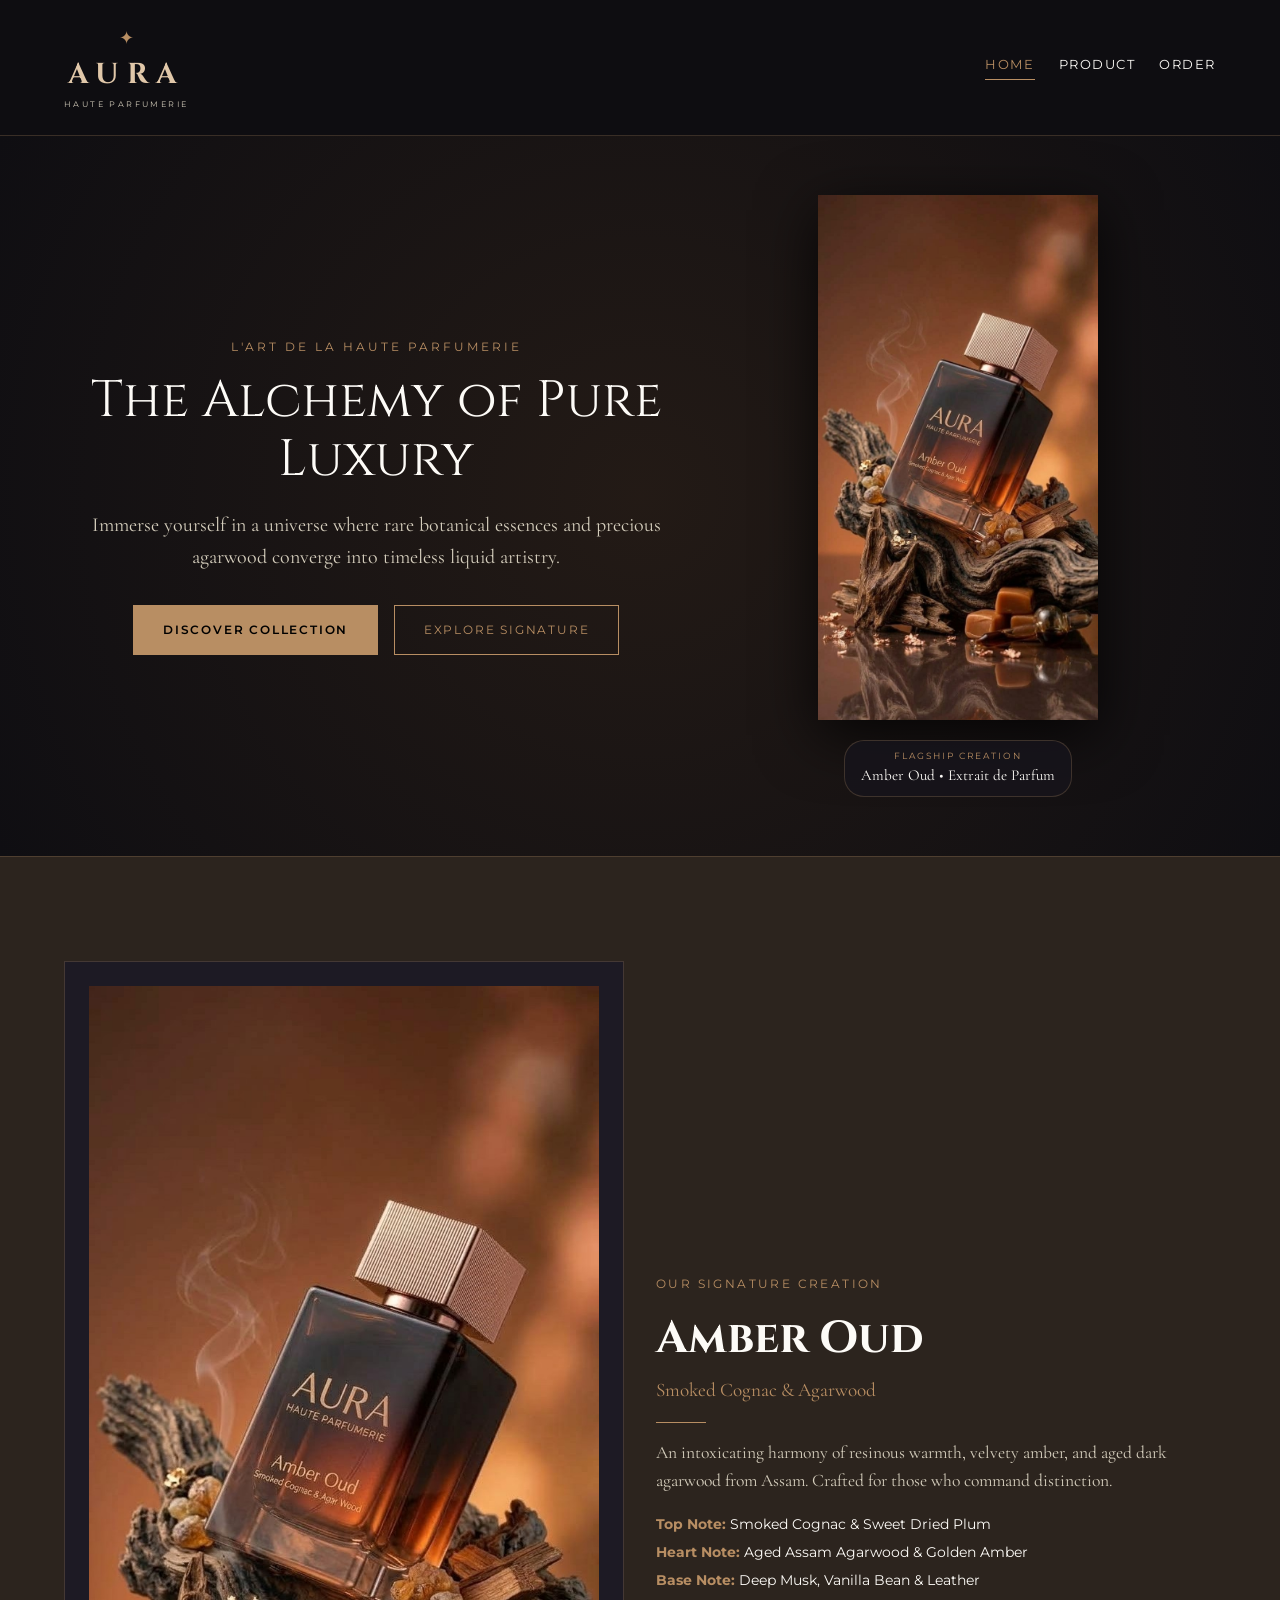
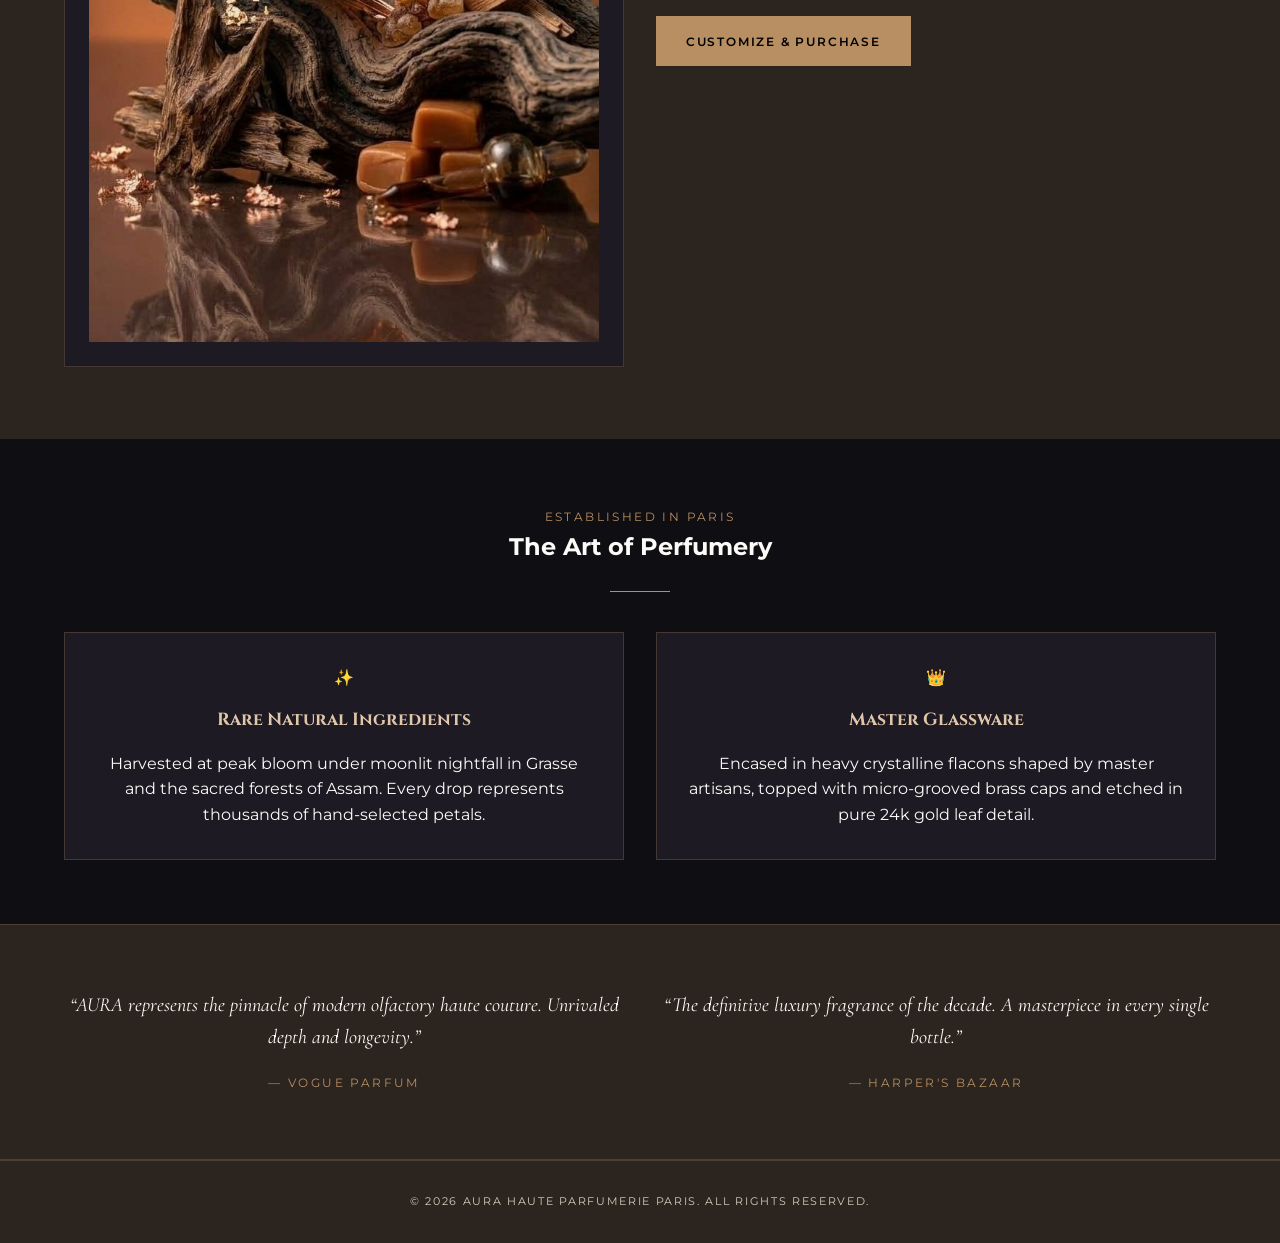
<file: index.html>
<!DOCTYPE html>
<html lang="en">
<head>
  <meta charset="UTF-8">
  <meta name="viewport" content="width=device-width, initial-scale=1.0">
  <title>AURA HAUTE PARFUMERIE | Paris</title>
  <link rel="preconnect" href="https://fonts.googleapis.com">
  <link rel="preconnect" href="https://fonts.gstatic.com" crossorigin>
  <link href="https://fonts.googleapis.com/css2?family=Cinzel:wght@400;600;700;800&family=Cormorant+Garamond:ital,wght@0,300;0,400;0,600;1,400&family=Montserrat:wght@200;300;400;500;600&display=swap" rel="stylesheet">
  <link rel="stylesheet" href="style.css">
</head>
<body id="homeBody">

  <!-- Navigation -->
  <header class="navbar">
    <div class="logo-container">
      <div class="brand-crest">✦</div>
      <a href="index.html" class="brand-title">AURA</a>
      <span class="brand-sub">HAUTE PARFUMERIE</span>
    </div>
    <nav class="nav-links">
      <a href="index.html" class="nav-link active">Home</a>
      <a href="product.html" class="nav-link">Product</a>
      <a href="order.html" class="nav-link">Order</a>
    </nav>
  </header>

  <!-- Hero Section -->
  <section class="hero-section">
    <div class="hero-bg-overlay"></div>
    <div class="container hero-container">
      
      <!-- Text Content -->
      <div class="hero-content">
        <div class="badge-tag">L'Art de La Haute Parfumerie</div>
        <h1 class="hero-title">The Alchemy of Pure Luxury</h1>
        <p class="hero-subtitle">
          Immerse yourself in a universe where rare botanical essences and precious agarwood converge into timeless liquid artistry.
        </p>
        <div class="hero-actions">
          <a href="product.html" class="btn btn-primary zoom-hover">Discover Collection</a>
          <a href="#featured" class="btn btn-secondary zoom-hover">Explore Signature</a>
        </div>
      </div>

      <!-- Featured Perfume Visual -->
      <div class="hero-perfume-visual">
        <div class="hero-bottle-glow"></div>
        <img src="amber-oud.webp" alt="AURA Amber Oud Flagship Flacon" class="hero-perfume-img zoom-hover">
        <div class="hero-scent-badge">
          <span class="badge-title">FLAGSHIP CREATION</span>
          <span class="badge-name">Amber Oud • Extrait de Parfum</span>
        </div>
      </div>

    </div>
  </section>

  <!-- Featured Signature Fragrance Section -->
  <section id="featured" class="section featured-section">
    <div class="container">
      <div class="grid grid-2 align-center">
        
        <div class="featured-image-wrapper">
          <img src="amber-oud.webp" alt="AURA Amber Oud Haute Perfume" class="featured-img zoom-hover">
        </div>

        <div class="featured-info">
          <span class="gold-subtitle">OUR SIGNATURE CREATION</span>
          <h2 class="featured-title">Amber Oud</h2>
          <p class="featured-notes">Smoked Cognac & Agarwood</p>
          <div class="gold-divider-left"></div>
          
          <p class="featured-desc">
            An intoxicating harmony of resinous warmth, velvety amber, and aged dark agarwood from Assam. Crafted for those who command distinction.
          </p>

          <ul class="scent-notes-list">
            <li><strong>Top Note:</strong> Smoked Cognac & Sweet Dried Plum</li>
            <li><strong>Heart Note:</strong> Aged Assam Agarwood & Golden Amber</li>
            <li><strong>Base Note:</strong> Deep Musk, Vanilla Bean & Leather</li>
          </ul>

          <div class="featured-action">
            <a href="product.html" class="btn btn-primary zoom-hover">Customize & Purchase</a>
          </div>
        </div>

      </div>
    </div>
  </section>

  <!-- Heritage Section -->
  <section id="heritage" class="section heritage-section">
    <div class="container">
      <div class="section-header text-center">
        <span class="gold-subtitle">ESTABLISHED IN PARIS</span>
        <h2 class="section-title">The Art of Perfumery</h2>
        <div class="gold-divider"></div>
      </div>
      
      <div class="grid grid-2">
        <div class="heritage-card zoom-hover">
          <div class="card-icon">✨</div>
          <h3>Rare Natural Ingredients</h3>
          <p>Harvested at peak bloom under moonlit nightfall in Grasse and the sacred forests of Assam. Every drop represents thousands of hand-selected petals.</p>
        </div>
        <div class="heritage-card zoom-hover">
          <div class="card-icon">👑</div>
          <h3>Master Glassware</h3>
          <p>Encased in heavy crystalline flacons shaped by master artisans, topped with micro-grooved brass caps and etched in pure 24k gold leaf detail.</p>
        </div>
      </div>
    </div>
  </section>

  <!-- Press & Accolades -->
  <section class="section press-section">
    <div class="container">
      <div class="press-grid">
        <div class="press-quote zoom-hover">
          <p>“AURA represents the pinnacle of modern olfactory haute couture. Unrivaled depth and longevity.”</p>
          <span class="press-author">— VOGUE PARFUM</span>
        </div>
        <div class="press-quote zoom-hover">
          <p>“The definitive luxury fragrance of the decade. A masterpiece in every single bottle.”</p>
          <span class="press-author">— HARPER'S BAZAAR</span>
        </div>
      </div>
    </div>
  </section>

  <!-- Footer -->
  <footer class="footer">
    <div class="container footer-content">
      <p>© 2026 AURA HAUTE PARFUMERIE PARIS. ALL RIGHTS RESERVED.</p>
    </div>
  </footer>

  <script src="script.js"></script>
</body>
</html>
</file>
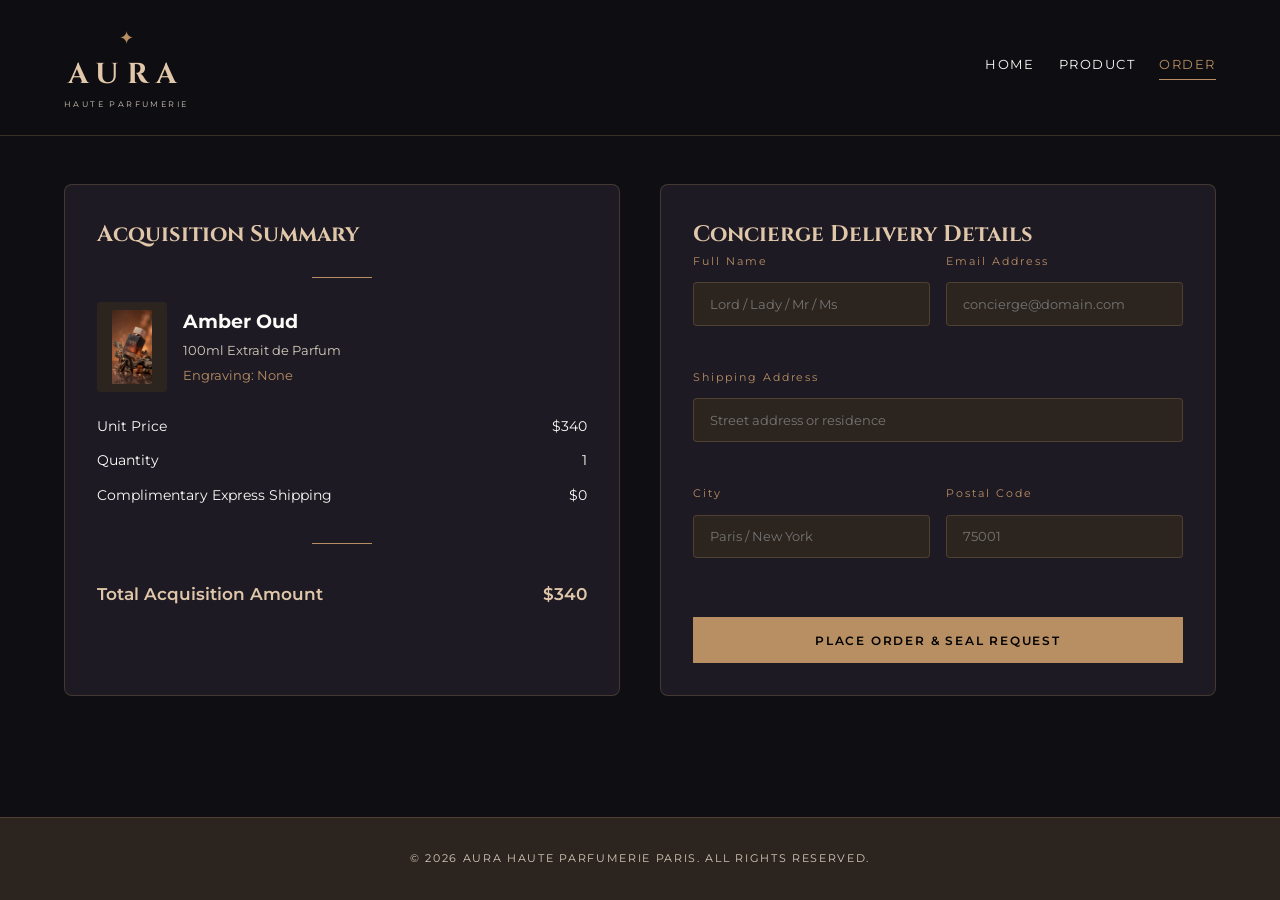
<file: order.html>
<!DOCTYPE html>
<html lang="en">
<head>
  <meta charset="UTF-8">
  <meta name="viewport" content="width=device-width, initial-scale=1.0">
  <title>Order Acquisition | AURA HAUTE PARFUMERIE</title>
  <link rel="preconnect" href="https://fonts.googleapis.com">
  <link rel="preconnect" href="https://fonts.gstatic.com" crossorigin>
  <link href="https://fonts.googleapis.com/css2?family=Cinzel:wght@400;600;700;800&family=Cormorant+Garamond:ital,wght@0,300;0,400;0,600;1,400&family=Montserrat:wght@200;300;400;500;600&display=swap" rel="stylesheet">
  <link rel="stylesheet" href="style.css">
</head>
<body>

  <!-- Navigation -->
  <header class="navbar">
    <div class="logo-container">
      <div class="brand-crest">✦</div>
      <a href="index.html" class="brand-title">AURA</a>
      <span class="brand-sub">HAUTE PARFUMERIE</span>
    </div>
    <nav class="nav-links">
      <a href="index.html" class="nav-link">Home</a>
      <a href="product.html" class="nav-link">Product</a>
      <a href="order.html" class="nav-link active">Order</a>
    </nav>
  </header>

  <!-- Checkout Container -->
  <main class="order-page container">
    <div class="order-grid">
      
      <!-- Order Summary Card -->
      <div class="order-summary-card">
        <h2 class="summary-title">Acquisition Summary</h2>
        <div class="gold-divider"></div>
        
        <div class="summary-item-details">
          <img id="summaryImg" src="amber-oud.webp" alt="Selected Perfume" class="summary-thumb zoom-hover">
          <div>
            <h3 id="summaryScentName">Amber Oud</h3>
            <span class="summary-volume">100ml Extrait de Parfum</span>
            <div id="summaryEngraving" class="summary-engraving">Engraving: None</div>
          </div>
        </div>

        <div class="summary-breakdown">
          <div class="line-item">
            <span>Unit Price</span>
            <span id="summaryUnitPrice">$340</span>
          </div>
          <div class="line-item">
            <span>Quantity</span>
            <span id="summaryQty">1</span>
          </div>
          <div class="line-item">
            <span>Complimentary Express Shipping</span>
            <span>$0</span>
          </div>
          <div class="gold-divider"></div>
          <div class="line-item total-line">
            <span>Total Acquisition Amount</span>
            <span id="summaryTotalPrice">$340</span>
          </div>
        </div>
      </div>

      <!-- Shipping & Checkout Form -->
      <div class="order-form-card">
        <h2 class="summary-title">Concierge Delivery Details</h2>
        <form id="orderForm" onsubmit="event.preventDefault(); submitOrder();">
          <div class="form-row">
            <div class="form-group">
              <label class="input-label" for="fullName">Full Name</label>
              <input type="text" id="fullName" class="custom-input" required placeholder="Lord / Lady / Mr / Ms">
            </div>
            <div class="form-group">
              <label class="input-label" for="email">Email Address</label>
              <input type="email" id="email" class="custom-input" required placeholder="concierge@domain.com">
            </div>
          </div>

          <div class="form-group">
            <label class="input-label" for="address">Shipping Address</label>
            <input type="text" id="address" class="custom-input" required placeholder="Street address or residence">
          </div>

          <div class="form-row">
            <div class="form-group">
              <label class="input-label" for="city">City</label>
              <input type="text" id="city" class="custom-input" required placeholder="Paris / New York">
            </div>
            <div class="form-group">
              <label class="input-label" for="postalCode">Postal Code</label>
              <input type="text" id="postalCode" class="custom-input" required placeholder="75001">
            </div>
          </div>

          <button type="submit" class="btn btn-primary submit-order-btn zoom-hover">
            Place Order & Seal Request
          </button>
        </form>
      </div>

    </div>
  </main>

  <!-- Wax Seal Confirmation Modal -->
  <div id="waxModal" class="modal-overlay">
    <div class="modal-content text-center">
      <div class="wax-seal-icon">✦</div>
      <h2>Order Confirmed</h2>
      <p class="modal-subtitle">Your bespoke fragrance is being prepared at our Atelier in Paris.</p>
      
      <div class="order-ref">
        <span>ORDER REFERENCE NUMBER</span>
        <strong id="modalOrderRef">#AURA-982314</strong>
      </div>

      <p class="delivery-note">A confirmation email has been dispatched to your address along with your VIP tracking pass.</p>

      <a href="index.html" class="btn btn-primary zoom-hover">Return to Homepage</a>
    </div>
  </div>

  <footer class="footer">
    <div class="container footer-content">
      <p>© 2026 AURA HAUTE PARFUMERIE PARIS. ALL RIGHTS RESERVED.</p>
    </div>
  </footer>

  <script src="script.js"></script>
</body>
</html>
</file>
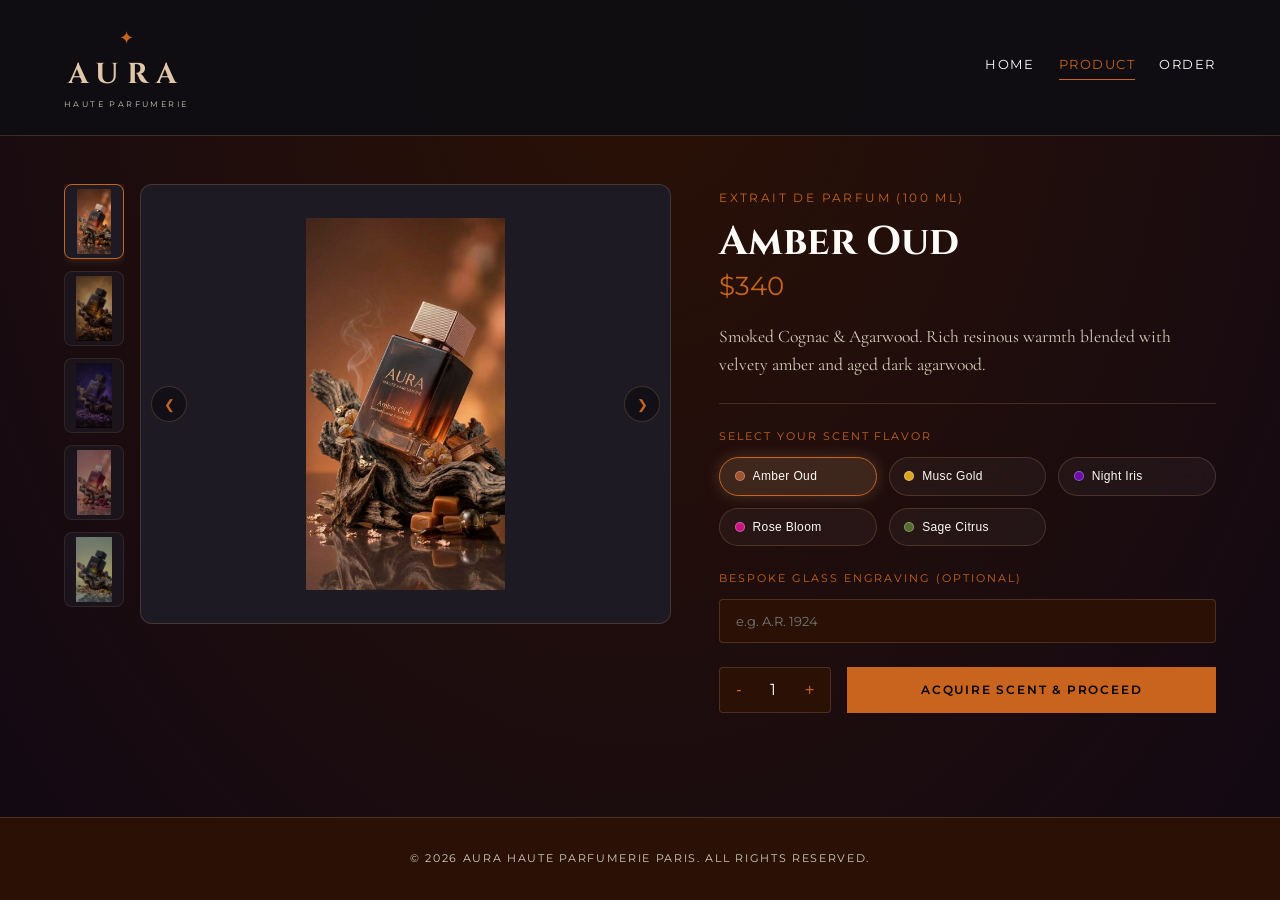
<file: product.html>
<!DOCTYPE html>
<html lang="en">
<head>
  <meta charset="UTF-8">
  <meta name="viewport" content="width=device-width, initial-scale=1.0">
  <title>The Product | AURA HAUTE PARFUMERIE</title>
  <link rel="preconnect" href="https://fonts.googleapis.com">
  <link rel="preconnect" href="https://fonts.gstatic.com" crossorigin>
  <link href="https://fonts.googleapis.com/css2?family=Cinzel:wght@400;600;700;800&family=Cormorant+Garamond:ital,wght@0,300;0,400;0,600;1,400&family=Montserrat:wght@200;300;400;500;600&display=swap" rel="stylesheet">
  <link rel="stylesheet" href="style.css">
</head>
<body id="productPageBody">

  <!-- Navigation -->
  <header class="navbar">
    <div class="logo-container">
      <div class="brand-crest">✦</div>
      <a href="index.html" class="brand-title">AURA</a>
      <span class="brand-sub">HAUTE PARFUMERIE</span>
    </div>
    <nav class="nav-links">
      <a href="index.html" class="nav-link">Home</a>
      <a href="product.html" class="nav-link active">Product</a>
      <a href="order.html" class="nav-link">Order</a>
    </nav>
  </header>

  <!-- Main Product Section -->
  <main class="product-page container">
    <div class="product-layout">
      
      <!-- Gallery Display with Cursor Zoom & Slider -->
      <div class="product-visual">
        <div class="gallery-container">
          
          <!-- Vertical/Horizontal Adaptive Thumbnails -->
          <div class="gallery-thumbnails">
            <button class="thumb-btn active" data-img="amber-oud.webp">
              <img src="amber-oud.webp" alt="Amber Oud View">
            </button>
            <button class="thumb-btn" data-img="musc-gold.webp">
              <img src="musc-gold.webp" alt="Musc Gold View">
            </button>
            <button class="thumb-btn" data-img="night-iris.webp">
              <img src="night-iris.webp" alt="Night Iris View">
            </button>
            <button class="thumb-btn" data-img="rose-bloom.webp">
              <img src="rose-bloom.webp" alt="Rose Bloom View">
            </button>
            <button class="thumb-btn" data-img="sage-citrus.webp">
              <img src="sage-citrus.webp" alt="Sage Citrus View">
            </button>
          </div>

          <!-- Main Viewport -->
          <div class="main-image-viewport" id="imageViewport">
            <button class="slide-btn prev-btn" id="prevSlideBtn">❮</button>
            
            <div class="zoom-image-wrapper" id="zoomWrapper">
              <img id="perfumeImage" src="amber-oud.webp" alt="AURA Flacon Main View">
              <div id="engravingPreview" class="engraving-overlay"></div>
            </div>

            <button class="slide-btn next-btn" id="nextSlideBtn">❯</button>
          </div>

        </div>
      </div>

      <!-- Scent Customizer Form -->
      <div class="product-details">
        <span class="gold-subtitle">EXTRAIT DE PARFUM (100 ML)</span>
        <h1 class="product-title" id="scentTitle">Amber Oud</h1>
        <div class="price-tag" id="scentPrice">$340</div>
        
        <p class="scent-description" id="scentDesc">
          Smoked Cognac & Agarwood. Rich resinous warmth blended with velvety amber and aged dark agarwood.
        </p>

        <div class="divider"></div>

        <!-- Scent Selector Options -->
        <div class="scent-selection-group">
          <label class="input-label">SELECT YOUR SCENT FLAVOR</label>
          <div class="scent-options-grid">
            
            <button class="scent-card active zoom-hover" data-scent="amber-oud" data-name="Amber Oud" data-price="340" data-img="amber-oud.webp" data-desc="Smoked Cognac & Agarwood. Rich resinous warmth blended with velvety amber and aged dark agarwood." data-color="#B88E63">
              <span class="scent-color-indicator" style="background: #A0522D;"></span>
              <span class="scent-card-title">Amber Oud</span>
            </button>

            <button class="scent-card zoom-hover" data-scent="musc-gold" data-name="Musc Gold" data-price="350" data-img="musc-gold.webp" data-desc="Imperial Vanilla & Pure Honey Musc. Sun-drenched golden amber infused with creamy Madagascar vanilla." data-color="#DAA520">
              <span class="scent-color-indicator" style="background: #DAA520;"></span>
              <span class="scent-card-title">Musc Gold</span>
            </button>

            <button class="scent-card zoom-hover" data-scent="night-iris" data-name="Night Iris" data-price="365" data-img="night-iris.webp" data-desc="Black Amber & Royal Violet Iris. Mysterious midnight blooms intertwined with smoky lavender and rare iris root." data-color="#6A0DAD">
              <span class="scent-color-indicator" style="background: #6A0DAD;"></span>
              <span class="scent-card-title">Night Iris</span>
            </button>

            <button class="scent-card zoom-hover" data-scent="rose-bloom" data-name="Rose Bloom" data-price="330" data-img="rose-bloom.webp" data-desc="Royal Rose & Damascena Dew. Soft crimson rose petals steeped in sweet nectar and warm wood accord." data-color="#C71585">
              <span class="scent-color-indicator" style="background: #C71585;"></span>
              <span class="scent-card-title">Rose Bloom</span>
            </button>

            <button class="scent-card zoom-hover" data-scent="sage-citrus" data-name="Sage Citrus" data-price="320" data-img="sage-citrus.webp" data-desc="Crisp Bergamot & Wild Sage. Vibrant citrus zest grounded by earthy sage leaves and fresh amber wood." data-color="#556B2F">
              <span class="scent-color-indicator" style="background: #556B2F;"></span>
              <span class="scent-card-title">Sage Citrus</span>
            </button>

          </div>
        </div>

        <!-- Engraving Customizer -->
        <div class="customization-group">
          <label class="input-label" for="engravingInput">BESPOKE GLASS ENGRAVING (OPTIONAL)</label>
          <input type="text" id="engravingInput" maxlength="12" placeholder="e.g. A.R. 1924" class="custom-input">
        </div>

        <!-- Quantity & Order CTA -->
        <div class="action-group">
          <div class="quantity-selector">
            <button id="qtyMinus" class="qty-btn">-</button>
            <span id="qtyVal">1</span>
            <button id="qtyPlus" class="qty-btn">+</button>
          </div>
          <button id="addToOrderBtn" class="btn btn-primary add-to-cart-btn zoom-hover">
            Acquire Scent & Proceed
          </button>
        </div>

      </div>
    </div>
  </main>

  <footer class="footer">
    <div class="container footer-content">
      <p>© 2026 AURA HAUTE PARFUMERIE PARIS. ALL RIGHTS RESERVED.</p>
    </div>
  </footer>

  <script src="script.js"></script>
</body>
</html>
</file>
<file: style.css>
/* Color Palette & Responsive Typography Variables */
:root {
  --bg-primary: #0F0E12;
  --bg-secondary: #2C241E;
  --bg-card: #1D1A24;
  
  --text-main: #FDFBF7;
  --text-muted: #D4CDBC;
  
  --gold-primary: #B88E63;
  --gold-light: #E0C7A9;
  --gold-dark: #734B24;
  
  --border-color: rgba(184, 142, 99, 0.25);
  
  --font-heading: 'Cinzel', serif;
  --font-serif: 'Cormorant Garamond', serif;
  --font-body: 'Montserrat', sans-serif;
  --transition: all 0.35s cubic-bezier(0.16, 1, 0.3, 1);
}

* {
  margin: 0;
  padding: 0;
  box-sizing: border-box;
}

body {
  background-color: var(--bg-primary);
  color: var(--text-main);
  font-family: var(--font-body);
  line-height: 1.6;
  min-height: 100vh;
  display: flex;
  flex-direction: column;
  transition: background-color 0.8s ease, background 0.8s ease;
  word-wrap: break-word;
  overflow-x: hidden;
}

/* Prevent word squishing/collapsing across all typography */
h1, h2, h3, h4, .brand-title, .nav-link, .btn, .scent-card-title {
  word-break: keep-all;
  hyphens: none;
  white-space: normal;
}

.container {
  width: 90%;
  max-width: 1200px;
  margin: 0 auto;
}

/* Hover Zoom Effect */
.zoom-hover {
  transition: var(--transition);
}

.zoom-hover:hover {
  transform: scale(1.03);
}

/* Responsive Navigation Bar */
.navbar {
  display: flex;
  justify-content: space-between;
  align-items: center;
  padding: 1.5rem 5%;
  background: rgba(15, 14, 18, 0.95);
  backdrop-filter: blur(10px);
  border-bottom: 1px solid var(--border-color);
  position: sticky;
  top: 0;
  z-index: 1000;
  flex-wrap: wrap;
  gap: 1rem;
}

.logo-container {
  display: flex;
  flex-direction: column;
  align-items: center;
}

.brand-crest {
  color: var(--gold-primary);
  font-size: 1.1rem;
  transition: transform 0.5s ease;
}

.logo-container:hover .brand-crest {
  transform: rotate(45deg);
}

.brand-title {
  font-family: var(--font-heading);
  font-size: clamp(1.4rem, 4vw, 1.8rem);
  letter-spacing: 0.25em;
  color: var(--gold-light);
  text-decoration: none;
  font-weight: 700;
}

.brand-sub {
  font-size: 0.5rem;
  letter-spacing: 0.3em;
  color: var(--text-muted);
}

.nav-links {
  display: flex;
  gap: 1.5rem;
}

.nav-link {
  color: var(--text-main);
  text-decoration: none;
  font-size: 0.8rem;
  letter-spacing: 0.12em;
  text-transform: uppercase;
  transition: var(--transition);
  position: relative;
  padding-bottom: 4px;
}

.nav-link:hover, .nav-link.active {
  color: var(--gold-primary);
}

.nav-link.active::after {
  content: '';
  position: absolute;
  bottom: 0;
  left: 0;
  width: 100%;
  height: 1px;
  background-color: var(--gold-primary);
}

/* Common UI Elements */
.gold-subtitle {
  color: var(--gold-primary);
  font-size: 0.75rem;
  letter-spacing: 0.2em;
  text-transform: uppercase;
}

.gold-divider {
  width: 60px;
  height: 1px;
  background: var(--gold-primary);
  margin: 1.5rem auto;
}

.btn {
  display: inline-block;
  padding: 0.9rem 1.8rem;
  font-family: var(--font-body);
  font-size: 0.75rem;
  letter-spacing: 0.15em;
  text-transform: uppercase;
  text-decoration: none;
  border: 1px solid var(--gold-primary);
  cursor: pointer;
  transition: var(--transition);
  text-align: center;
  white-space: nowrap;
}

.btn-primary {
  background-color: var(--gold-primary);
  color: #000;
  font-weight: 600;
}

.btn-primary:hover {
  background-color: var(--gold-light);
  box-shadow: 0 0 20px rgba(184, 142, 99, 0.4);
}

.btn-secondary {
  background: transparent;
  color: var(--gold-primary);
}

.btn-secondary:hover {
  background: rgba(184, 142, 99, 0.1);
}

/* Home Section */
.hero-section {
  position: relative;
  min-height: 80vh;
  display: flex;
  align-items: center;
  justify-content: center;
  text-align: center;
  padding: 3rem 1rem;
  background: radial-gradient(circle, rgba(115, 75, 36, 0.2) 0%, rgba(15, 14, 18, 1) 100%);
}

.hero-container {
  display: grid;
  grid-template-columns: 1.1fr 0.9fr;
  align-items: center;
  gap: 2.5rem;
}

.badge-tag {
  color: var(--gold-primary);
  font-size: 0.75rem;
  letter-spacing: 0.25em;
  text-transform: uppercase;
  margin-bottom: 1rem;
}

.hero-title {
  font-family: var(--font-heading);
  font-size: clamp(2.2rem, 5vw, 3.2rem);
  font-weight: 400;
  margin-bottom: 1.2rem;
  line-height: 1.15;
  color: var(--text-main);
}

.hero-subtitle {
  font-family: var(--font-serif);
  font-size: clamp(1rem, 2.5vw, 1.25rem);
  color: var(--text-muted);
  max-width: 650px;
  margin: 0 auto 2rem;
}

.hero-actions {
  display: flex;
  gap: 1rem;
  justify-content: center;
  flex-wrap: wrap;
}

/* Section Grid Layouts */
.section {
  padding: 4rem 0;
}

.text-center {
  text-align: center;
}

.grid-2 {
  display: grid;
  grid-template-columns: repeat(auto-fit, minmax(280px, 1fr));
  gap: 2rem;
  margin-top: 2.5rem;
}

.heritage-card {
  background-color: var(--bg-card);
  padding: 2rem;
  border: 1px solid var(--border-color);
  text-align: center;
}

.heritage-card h3 {
  font-family: var(--font-heading);
  margin: 1rem 0;
  color: var(--gold-light);
  font-size: 1.1rem;
}

/* Press */
.press-section {
  background-color: var(--bg-secondary);
  border-top: 1px solid var(--border-color);
  border-bottom: 1px solid var(--border-color);
}

.press-grid {
  display: grid;
  grid-template-columns: repeat(auto-fit, minmax(260px, 1fr));
  gap: 2rem;
  text-align: center;
}

.press-quote p {
  font-family: var(--font-serif);
  font-size: 1.25rem;
  font-style: italic;
  margin-bottom: 1rem;
}

.press-author {
  font-size: 0.75rem;
  letter-spacing: 0.2em;
  color: var(--gold-primary);
}

/* Product Page Layout */
.product-page {
  padding: 3rem 0;
  flex: 1;
}

.product-layout {
  display: grid;
  grid-template-columns: 1.1fr 0.9fr;
  gap: 3rem;
  align-items: start;
}

.gallery-container {
  display: flex;
  gap: 1rem;
  width: 100%;
}

.gallery-thumbnails {
  display: flex;
  flex-direction: column;
  gap: 0.75rem;
  max-height: 440px;
  overflow-y: auto;
}

.thumb-btn {
  width: 60px;
  height: 75px;
  background: var(--bg-card);
  border: 1px solid var(--border-color);
  padding: 0.25rem;
  cursor: pointer;
  border-radius: 8px;
  transition: var(--transition);
  opacity: 0.6;
  flex-shrink: 0;
}

.thumb-btn.active, .thumb-btn:hover {
  opacity: 1;
  border-color: var(--gold-primary);
  box-shadow: 0 0 10px rgba(184, 142, 99, 0.3);
}

.thumb-btn img {
  width: 100%;
  height: 100%;
  object-fit: contain;
}

/* Main Image Viewport & Cursor Magnifier */
.main-image-viewport {
  position: relative;
  flex: 1;
  height: 440px;
  background: var(--bg-card);
  border: 1px solid var(--border-color);
  border-radius: 12px;
  overflow: hidden;
  display: flex;
  align-items: center;
  justify-content: center;
}

.zoom-image-wrapper {
  width: 100%;
  height: 100%;
  display: flex;
  align-items: center;
  justify-content: center;
  overflow: hidden;
  cursor: zoom-in;
  position: relative;
}

.zoom-image-wrapper img {
  max-width: 85%;
  max-height: 85%;
  object-fit: contain;
  transition: transform 0.2s ease-out;
  transform-origin: center center;
}

.zoom-image-wrapper.zoomed img {
  transform: scale(2.2);
}

.engraving-overlay {
  position: absolute;
  bottom: 22%;
  font-family: var(--font-serif);
  color: var(--gold-light);
  font-size: 0.85rem;
  letter-spacing: 0.15em;
  text-shadow: 0 0 5px rgba(0,0,0,0.8);
  pointer-events: none;
}

/* Slider Controls */
.slide-btn {
  position: absolute;
  top: 50%;
  transform: translateY(-50%);
  background: rgba(15, 14, 18, 0.7);
  border: 1px solid var(--border-color);
  color: var(--gold-primary);
  width: 36px;
  height: 36px;
  border-radius: 50%;
  display: flex;
  align-items: center;
  justify-content: center;
  cursor: pointer;
  z-index: 15;
  transition: var(--transition);
}

.slide-btn:hover {
  background: var(--gold-primary);
  color: #000;
}

.prev-btn { left: 10px; }
.next-btn { right: 10px; }

/* Product Details Form */
.product-title {
  font-family: var(--font-heading);
  font-size: clamp(1.8rem, 4vw, 2.5rem);
  margin-top: 0.5rem;
  line-height: 1.2;
}

.price-tag {
  font-size: 1.6rem;
  color: var(--gold-primary);
  margin-bottom: 1rem;
}

.scent-description {
  color: var(--text-muted);
  font-family: var(--font-serif);
  font-size: 1.1rem;
}

.divider {
  height: 1px;
  background: var(--border-color);
  margin: 1.5rem 0;
}

.input-label {
  display: block;
  font-size: 0.68rem;
  letter-spacing: 0.18em;
  color: var(--gold-primary);
  margin-bottom: 0.75rem;
}

/* Scent Selectors */
.scent-options-grid {
  display: grid;
  grid-template-columns: repeat( auto-fit, minmax(130px, 1fr) );
  gap: 0.75rem;
  margin-bottom: 1.5rem;
}

.scent-card {
  background: rgba(255, 255, 255, 0.04);
  border: 1px solid var(--border-color);
  backdrop-filter: blur(12px);
  padding: 0.7rem 0.9rem;
  color: var(--text-main);
  cursor: pointer;
  display: flex;
  align-items: center;
  gap: 0.5rem;
  border-radius: 30px;
  transition: var(--transition);
  min-width: 0;
}

.scent-card:hover {
  border-color: var(--gold-primary);
  background: rgba(255, 255, 255, 0.08);
}

.scent-card.active {
  border-color: var(--gold-primary);
  background: rgba(184, 142, 99, 0.2);
  box-shadow: 0 0 15px rgba(184, 142, 99, 0.3);
}

.scent-color-indicator {
  width: 10px;
  height: 10px;
  border-radius: 50%;
  display: inline-block;
  border: 1px solid rgba(255, 255, 255, 0.3);
  flex-shrink: 0;
}

.scent-card-title {
  font-size: 0.75rem;
  letter-spacing: 0.03em;
  font-weight: 500;
  overflow: hidden;
  text-overflow: ellipsis;
}

.custom-input {
  width: 100%;
  padding: 0.8rem 1rem;
  background: var(--bg-secondary);
  border: 1px solid var(--border-color);
  color: var(--text-main);
  font-family: var(--font-body);
  margin-bottom: 1.5rem;
  border-radius: 4px;
}

.custom-input:focus {
  outline: none;
  border-color: var(--gold-primary);
}

.action-group {
  display: flex;
  gap: 1rem;
  flex-wrap: wrap;
}

.quantity-selector {
  display: flex;
  align-items: center;
  border: 1px solid var(--border-color);
  background: var(--bg-secondary);
  border-radius: 4px;
}

.qty-btn {
  background: none;
  border: none;
  color: var(--gold-primary);
  padding: 0.8rem 1rem;
  cursor: pointer;
  font-size: 1rem;
}

#qtyVal {
  padding: 0 0.8rem;
}

.add-to-cart-btn {
  flex: 1;
  min-width: 200px;
}

/* Order Page */
.order-page {
  padding: 3rem 0;
  flex: 1;
}

.order-grid {
  display: grid;
  grid-template-columns: 1fr 1fr;
  gap: 2.5rem;
}

.order-summary-card, .order-form-card {
  background: var(--bg-card);
  border: 1px solid var(--border-color);
  padding: 2rem;
  border-radius: 8px;
}

.summary-title {
  font-family: var(--font-heading);
  font-size: 1.4rem;
  color: var(--gold-light);
}

.summary-item-details {
  display: flex;
  gap: 1rem;
  margin-bottom: 1.5rem;
  align-items: center;
}

.summary-thumb {
  width: 70px;
  height: 90px;
  object-fit: contain;
  background: var(--bg-secondary);
  padding: 0.5rem;
  border-radius: 4px;
}

.summary-volume {
  font-size: 0.8rem;
  color: var(--text-muted);
}

.summary-engraving {
  font-size: 0.8rem;
  color: var(--gold-primary);
  margin-top: 0.25rem;
}

.summary-breakdown {
  display: flex;
  flex-direction: column;
  gap: 0.8rem;
}

.line-item {
  display: flex;
  justify-content: space-between;
  font-size: 0.85rem;
}

.total-line {
  font-size: 1.05rem;
  font-weight: 600;
  color: var(--gold-light);
}

.form-group {
  margin-bottom: 1.2rem;
}

.form-row {
  display: grid;
  grid-template-columns: 1fr 1fr;
  gap: 1rem;
}

.submit-order-btn {
  width: 100%;
  margin-top: 1rem;
}

/* Modal Window */
.modal-overlay {
  display: none;
  position: fixed;
  top: 0;
  left: 0;
  width: 100%;
  height: 100%;
  background: rgba(0,0,0,0.88);
  backdrop-filter: blur(8px);
  z-index: 2000;
  justify-content: center;
  align-items: center;
  padding: 1rem;
}

.modal-content {
  background: var(--bg-card);
  border: 1px solid var(--gold-primary);
  padding: 2.5rem 1.5rem;
  max-width: 480px;
  width: 100%;
  border-radius: 8px;
}

.wax-seal-icon {
  font-size: 2.5rem;
  color: var(--gold-primary);
  margin-bottom: 0.8rem;
}

.modal-subtitle {
  font-family: var(--font-serif);
  color: var(--text-muted);
  margin: 1rem 0;
  font-size: 1rem;
}

.order-ref {
  background: var(--bg-secondary);
  padding: 1rem;
  border: 1px dashed var(--border-color);
  margin: 1.5rem 0;
  display: flex;
  flex-direction: column;
}

.order-ref span {
  font-size: 0.65rem;
  letter-spacing: 0.2em;
  color: var(--gold-primary);
}

.order-ref strong {
  font-size: 1.1rem;
  letter-spacing: 0.1em;
}

.delivery-note {
  font-size: 0.8rem;
  color: var(--text-muted);
  margin-bottom: 1.5rem;
}

/* Footer */
.footer {
  background: var(--bg-secondary);
  border-top: 1px solid var(--border-color);
  padding: 2rem 0;
  text-align: center;
  font-size: 0.7rem;
  letter-spacing: 0.15em;
  color: var(--text-muted);
  margin-top: auto;
}

/* Hero Section Visuals */
.hero-perfume-visual {
  position: relative;
  display: flex;
  flex-direction: column;
  align-items: center;
  justify-content: center;
}

.hero-bottle-glow {
  position: absolute;
  width: 220px;
  height: 220px;
  background: radial-gradient(circle, rgba(184, 142, 99, 0.3) 0%, rgba(0, 0, 0, 0) 70%);
  border-radius: 50%;
  filter: blur(20px);
  z-index: 1;
}

.hero-perfume-img {
  max-width: 280px;
  width: 100%;
  height: auto;
  z-index: 2;
  filter: drop-shadow(0 15px 30px rgba(0,0,0,0.8));
}

.hero-scent-badge {
  margin-top: 1.2rem;
  background: rgba(23, 21, 28, 0.85);
  border: 1px solid var(--border-color);
  padding: 0.5rem 1rem;
  border-radius: 20px;
  display: flex;
  flex-direction: column;
  align-items: center;
  z-index: 2;
}

.badge-title {
  font-size: 0.58rem;
  letter-spacing: 0.2em;
  color: var(--gold-primary);
}

.badge-name {
  font-family: var(--font-serif);
  font-size: 0.95rem;
  color: var(--text-main);
}

.featured-section {
  background: var(--bg-secondary);
  border-top: 1px solid var(--border-color);
}

.featured-img {
  max-width: 100%;
  height: auto;
  border: 1px solid var(--border-color);
  background: var(--bg-card);
  padding: 1.5rem;
}

.featured-title {
  font-family: var(--font-heading);
  font-size: clamp(2rem, 4vw, 2.8rem);
  margin-top: 0.5rem;
}

.featured-notes {
  font-family: var(--font-serif);
  font-size: 1.2rem;
  color: var(--gold-primary);
}

.gold-divider-left {
  width: 50px;
  height: 1px;
  background: var(--gold-primary);
  margin: 1rem 0;
}

.featured-desc {
  color: var(--text-muted);
  font-family: var(--font-serif);
  font-size: 1.1rem;
  margin-bottom: 1.2rem;
}

.scent-notes-list {
  list-style: none;
  margin-bottom: 1.5rem;
}

.scent-notes-list li {
  font-size: 0.85rem;
  margin-bottom: 0.4rem;
  color: var(--text-main);
}

.scent-notes-list strong {
  color: var(--gold-primary);
}

.align-center {
  align-items: center;
}

/* =========================================================
   Mobile Optimization Rules (Max Width: 868px)
   ========================================================= */
@media (max-width: 868px) {
  .navbar {
    justify-content: center;
    text-align: center;
  }
  
  .hero-container, .product-layout, .order-grid {
    grid-template-columns: 1fr;
    text-align: center;
  }

  .gallery-container {
    flex-direction: column-reverse;
  }

  .gallery-thumbnails {
    flex-direction: row;
    max-height: none;
    overflow-x: auto;
    justify-content: center;
    padding-bottom: 0.5rem;
  }

  .thumb-btn {
    width: 55px;
    height: 70px;
  }

  .main-image-viewport {
    height: 380px;
  }

  .form-row {
    grid-template-columns: 1fr;
  }

  .action-group {
    justify-content: center;
  }

  .gold-divider-left {
    margin: 1rem auto;
  }
}

/* Dynamic Background Themes */
body[data-scent="amber-oud"] {
  background: radial-gradient(ellipse at top, #2b1105 0%, #120914 100%);
  --gold-primary: #C8641E;
  --bg-secondary: #2b1105;
}

body[data-scent="musc-gold"] {
  background: radial-gradient(ellipse at top, #2d2105 0%, #120914 100%);
  --gold-primary: #DAA520;
  --bg-secondary: #2d2105;
}

body[data-scent="night-iris"] {
  background: radial-gradient(ellipse at top, #1e092d 0%, #120914 100%);
  --gold-primary: #A370EF;
  --bg-secondary: #210F36;
  --bg-card: #2D1A45;
}

body[data-scent="rose-bloom"] {
  background: radial-gradient(ellipse at top, #2e0815 0%, #120914 100%);
  --gold-primary: #EE7A9D;
  --bg-secondary: #2C0F19;
  --bg-card: #3A1A24;
}

body[data-scent="sage-citrus"] {
  background: radial-gradient(ellipse at top, #12240b 0%, #120914 100%);
  --gold-primary: #9ACD32;
  --bg-secondary: #2C351E;
  --bg-card: #3D4A2D;
}
</file>
